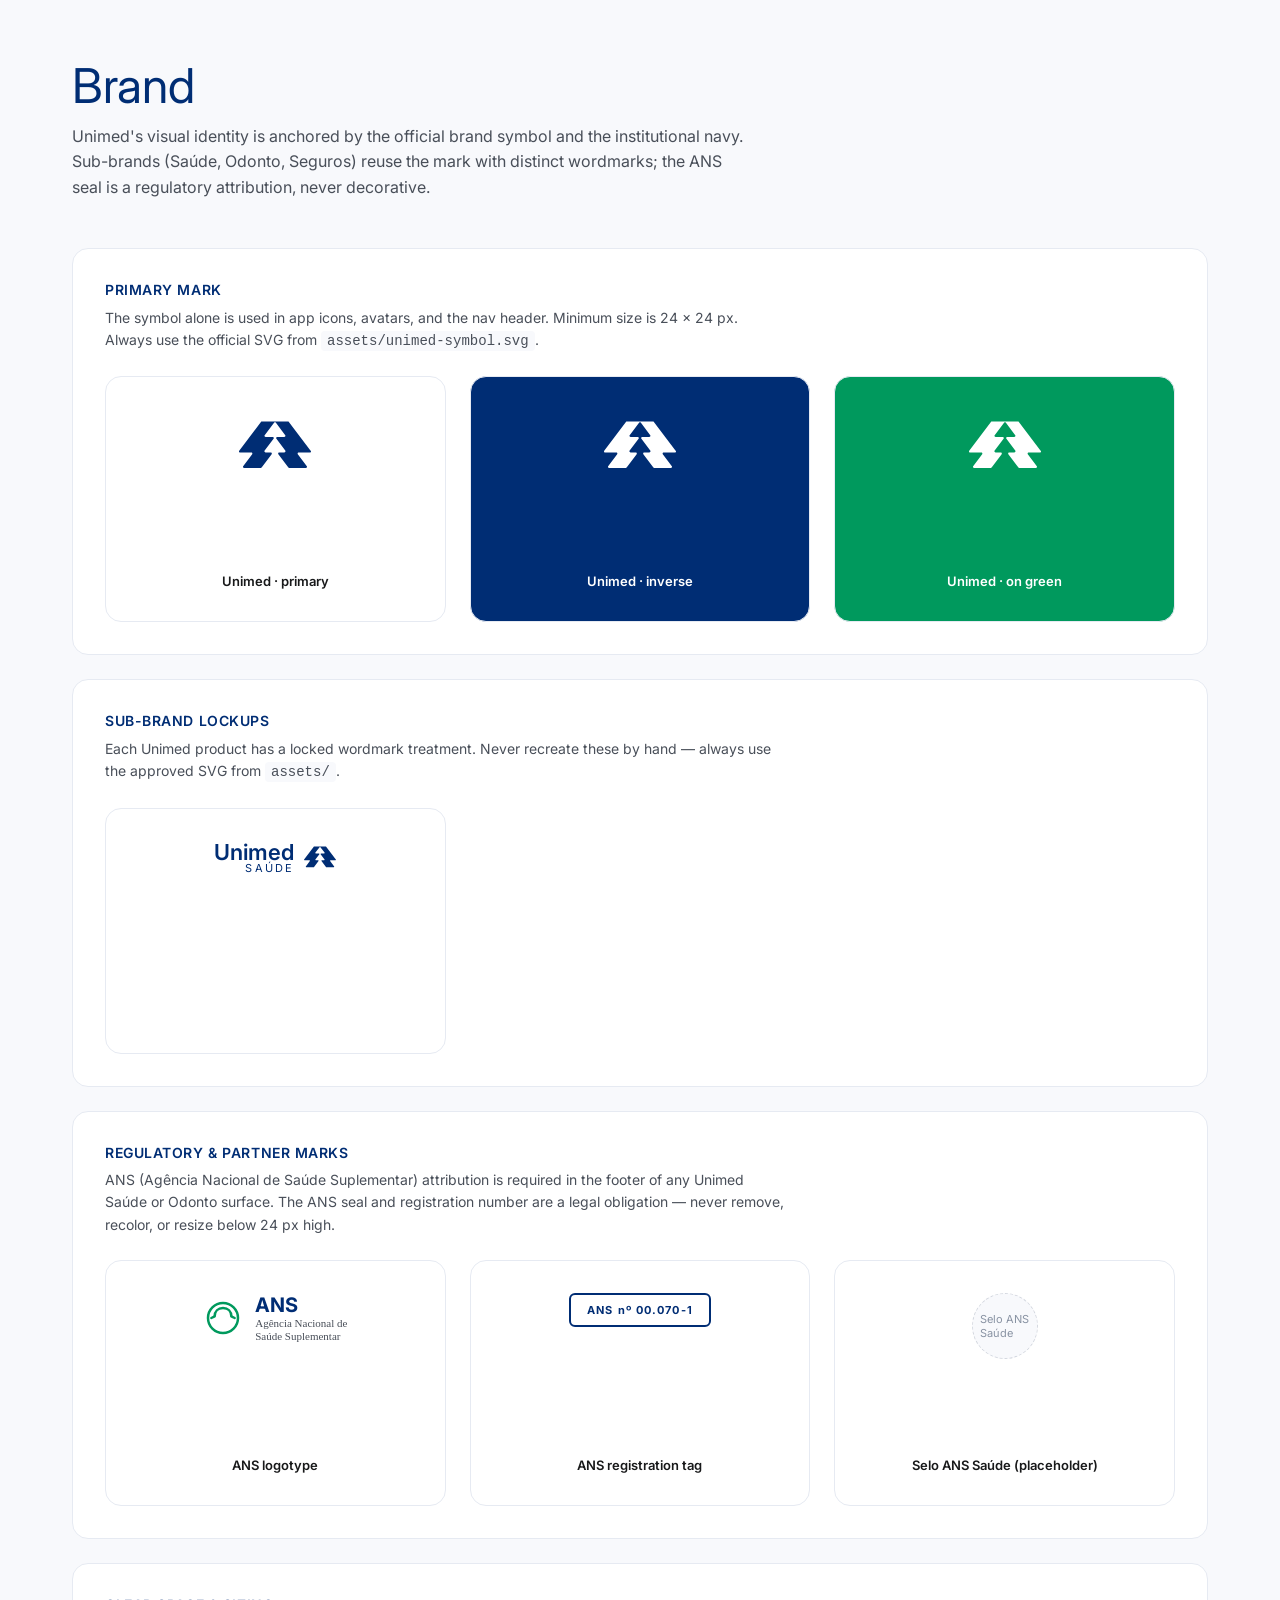
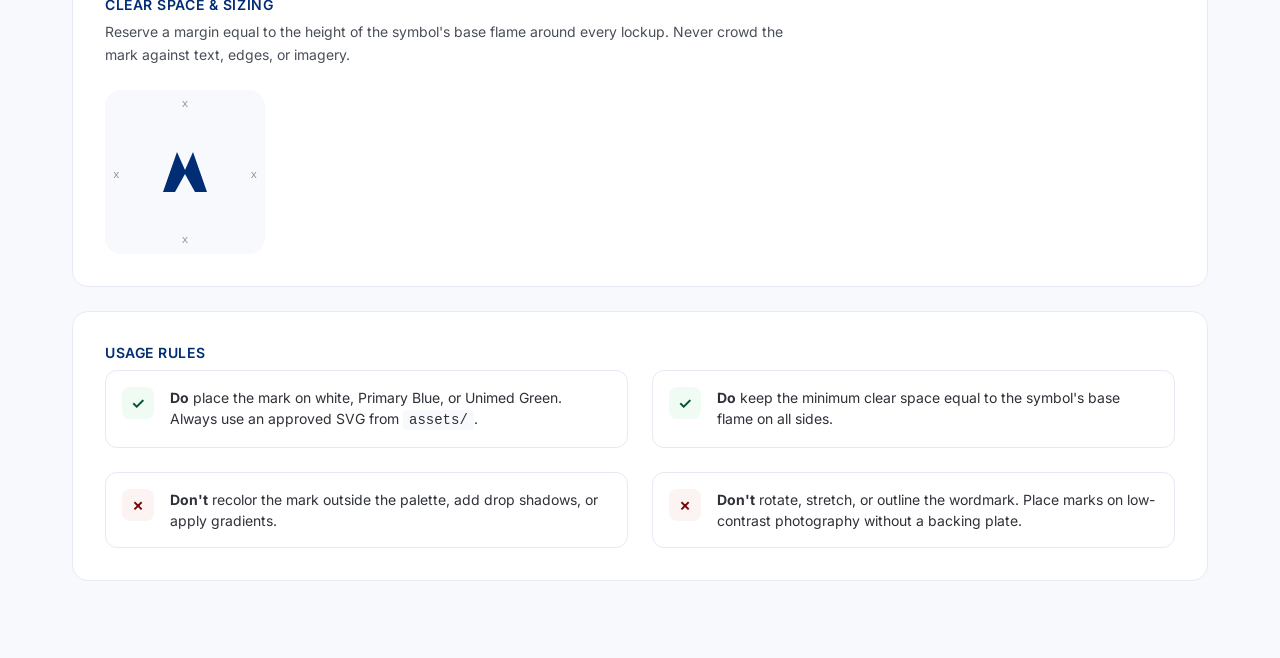
<file: brand.html>
<!doctype html>
<html lang="pt-BR">
<head>
<meta charset="utf-8">
<title>DSU — Brand</title>
<link rel="stylesheet" href="colors_and_type.css">
<style>
  body { background: var(--bg-subtle); padding: 48px 64px; color: var(--fg-1); }
  .wrap { max-width: 1200px; margin: 0 auto; }
  .page-title { margin-bottom: 8px; }
  .subtitle { color: var(--fg-3); margin-bottom: 48px; max-width: 680px; }
  section { background: #fff; border-radius: 16px; padding: 32px; margin-bottom: 24px; border: 1px solid var(--border-default); }
  section > h2 { font-size: 14px; font-weight: 600; letter-spacing: 0.04em; text-transform: uppercase; color: var(--color-primary); margin-bottom: 8px; }
  section > .desc { color: var(--fg-3); font-size: 14px; margin-bottom: 24px; max-width: 680px; }
  .grid { display: grid; grid-template-columns: repeat(3, 1fr); gap: 24px; }
  .mark { border: 1px solid var(--border-default); border-radius: 16px; padding: 32px; display: flex; flex-direction: column; align-items: center; gap: 16px; background: #fff; min-height: 180px; justify-content: center; }
  .mark.dark { background: var(--color-primary); color: #fff; }
  .mark .name { font-family: var(--font-family-system); font-size: 13px; font-weight: 600; color: var(--color-neutral-900); margin-top: auto; }
  .mark.dark .name { color: #fff; }
  .clear-space { position: relative; padding: 48px; background: var(--color-neutral-100); border-radius: 16px; display: inline-block; }
  .clear-space .bracket { position: absolute; color: var(--color-neutral-500); font-family: 'SF Mono', Menlo, monospace; font-size: 11px; }
  .rules { display: grid; grid-template-columns: 1fr 1fr; gap: 24px; }
  .rule { display: flex; gap: 16px; padding: 16px; border-radius: 12px; border: 1px solid var(--border-default); }
  .rule .icon { width: 32px; height: 32px; border-radius: 8px; display: flex; align-items: center; justify-content: center; flex-shrink: 0; font-weight: 600; font-family: var(--font-family-system); }
  .rule.do .icon { background: var(--color-positive-surface); color: var(--color-positive-dark); }
  .rule.dont .icon { background: var(--color-negative-surface); color: var(--color-negative-dark); }
  .rule p { font-size: 14px; line-height: 1.5; }
</style>
</head>
<body>
<div class="wrap">
  <h1 class="page-title">Brand</h1>
  <p class="subtitle">Unimed's visual identity is anchored by the official brand symbol and the institutional navy. Sub-brands (Saúde, Odonto, Seguros) reuse the mark with distinct wordmarks; the ANS seal is a regulatory attribution, never decorative.</p>

  <section>
    <h2>Primary Mark</h2>
    <p class="desc">The symbol alone is used in app icons, avatars, and the nav header. Minimum size is 24 × 24 px. Always use the official SVG from <code>assets/unimed-symbol.svg</code>.</p>
    <div class="grid">
      <div class="mark"><img src="assets/unimed-symbol.svg" alt="Unimed" width="72" height="72"><div class="name">Unimed · primary</div></div>
      <div class="mark dark"><img src="assets/unimed-symbol.svg" alt="Unimed" width="72" height="72" style="filter:brightness(0) invert(1)"><div class="name">Unimed · inverse</div></div>
      <div class="mark" style="background:var(--color-green)"><img src="assets/unimed-symbol.svg" alt="Unimed" width="72" height="72" style="filter:brightness(0) invert(1)"><div class="name" style="color:#fff">Unimed · on green</div></div>
    </div>
  </section>

  <section>
    <h2>Sub-brand Lockups</h2>
    <p class="desc">Each Unimed product has a locked wordmark treatment. Never recreate these by hand — always use the approved SVG from <code>assets/</code>.</p>
    <div class="grid">
      <div class="mark">
        <div style="display:flex;align-items:center;gap:10px">
          <div style="display:flex;flex-direction:column;align-items:flex-end;line-height:1"><span style="font-family:var(--font-family-brand);font-size:22px;font-weight:600;color:var(--color-primary)">Unimed</span><span style="font-family:var(--font-family-brand);font-size:11px;letter-spacing:0.2em;color:var(--color-primary)">SAÚDE</span></div>
          <img src="assets/unimed-symbol.svg" alt="Unimed" width="32" height="32">
        </div>
        <div class="name" style="color:#fff">Seguros Unimed</div>
      </div>
    </div>
  </section>

  <section>
    <h2>Regulatory & Partner Marks</h2>
    <p class="desc">ANS (Agência Nacional de Saúde Suplementar) attribution is required in the footer of any Unimed Saúde or Odonto surface. The ANS seal and registration number are a legal obligation — never remove, recolor, or resize below 24 px high.</p>
    <div class="grid">
      <div class="mark">
        <div style="display:flex;align-items:center;gap:12px">
          <svg viewBox="0 0 48 48" width="40" height="40" fill="none" stroke="var(--color-green)" stroke-width="3"><circle cx="24" cy="24" r="18"/><path d="M14 22c0-6 4-10 10-10s10 4 10 10"/><path d="M14 22l-4 2" stroke-linecap="round"/><path d="M34 22l4 2" stroke-linecap="round"/></svg>
          <div style="display:flex;flex-direction:column"><span style="font-family:var(--font-family-brand);font-size:20px;font-weight:700;color:var(--color-primary)">ANS</span><span style="font-size:11px;color:var(--color-neutral-600);line-height:1.2">Agência Nacional de<br>Saúde Suplementar</span></div>
        </div>
        <div class="name">ANS logotype</div>
      </div>
      <div class="mark">
        <div style="display:flex;flex-direction:column;align-items:center;gap:4px;padding:8px 16px;border:2px solid var(--color-primary);border-radius:6px"><span style="font-family:var(--font-family-brand);font-size:11px;font-weight:700;color:var(--color-primary);letter-spacing:0.1em">ANS nº 00.070-1</span></div>
        <div class="name">ANS registration tag</div>
      </div>
      <div class="mark"><div style="width:64px;height:64px;border-radius:50%;background:var(--color-neutral-100);border:1px dashed var(--color-neutral-300);display:flex;align-items:center;justify-content:center;color:var(--color-neutral-500);font-size:11px;font-family:var(--font-family-system)">Selo ANS<br>Saúde</div><div class="name">Selo ANS Saúde (placeholder)</div></div>
    </div>
  </section>

  <section>
    <h2>Clear space & sizing</h2>
    <p class="desc">Reserve a margin equal to the height of the symbol's base flame around every lockup. Never crowd the mark against text, edges, or imagery.</p>
    <div class="clear-space">
      <svg viewBox="0 0 64 64" width="64" height="64" fill="var(--color-primary)"><path d="M10 54 L24 14 L32 32 L40 14 L54 54 L42 54 L32 36 L22 54 Z"/></svg>
      <span class="bracket" style="top:8px;left:48%">x</span>
      <span class="bracket" style="left:8px;top:48%">x</span>
      <span class="bracket" style="right:8px;top:48%">x</span>
      <span class="bracket" style="bottom:8px;left:48%">x</span>
    </div>
  </section>

  <section>
    <h2>Usage rules</h2>
    <div class="rules">
      <div class="rule do"><div class="icon">✓</div><p><strong>Do</strong> place the mark on white, Primary Blue, or Unimed Green. Always use an approved SVG from <code>assets/</code>.</p></div>
      <div class="rule do"><div class="icon">✓</div><p><strong>Do</strong> keep the minimum clear space equal to the symbol's base flame on all sides.</p></div>
      <div class="rule dont"><div class="icon">✗</div><p><strong>Don't</strong> recolor the mark outside the palette, add drop shadows, or apply gradients.</p></div>
      <div class="rule dont"><div class="icon">✗</div><p><strong>Don't</strong> rotate, stretch, or outline the wordmark. Place marks on low-contrast photography without a backing plate.</p></div>
    </div>
  </section>
</div>
</body>
</html>
</file>
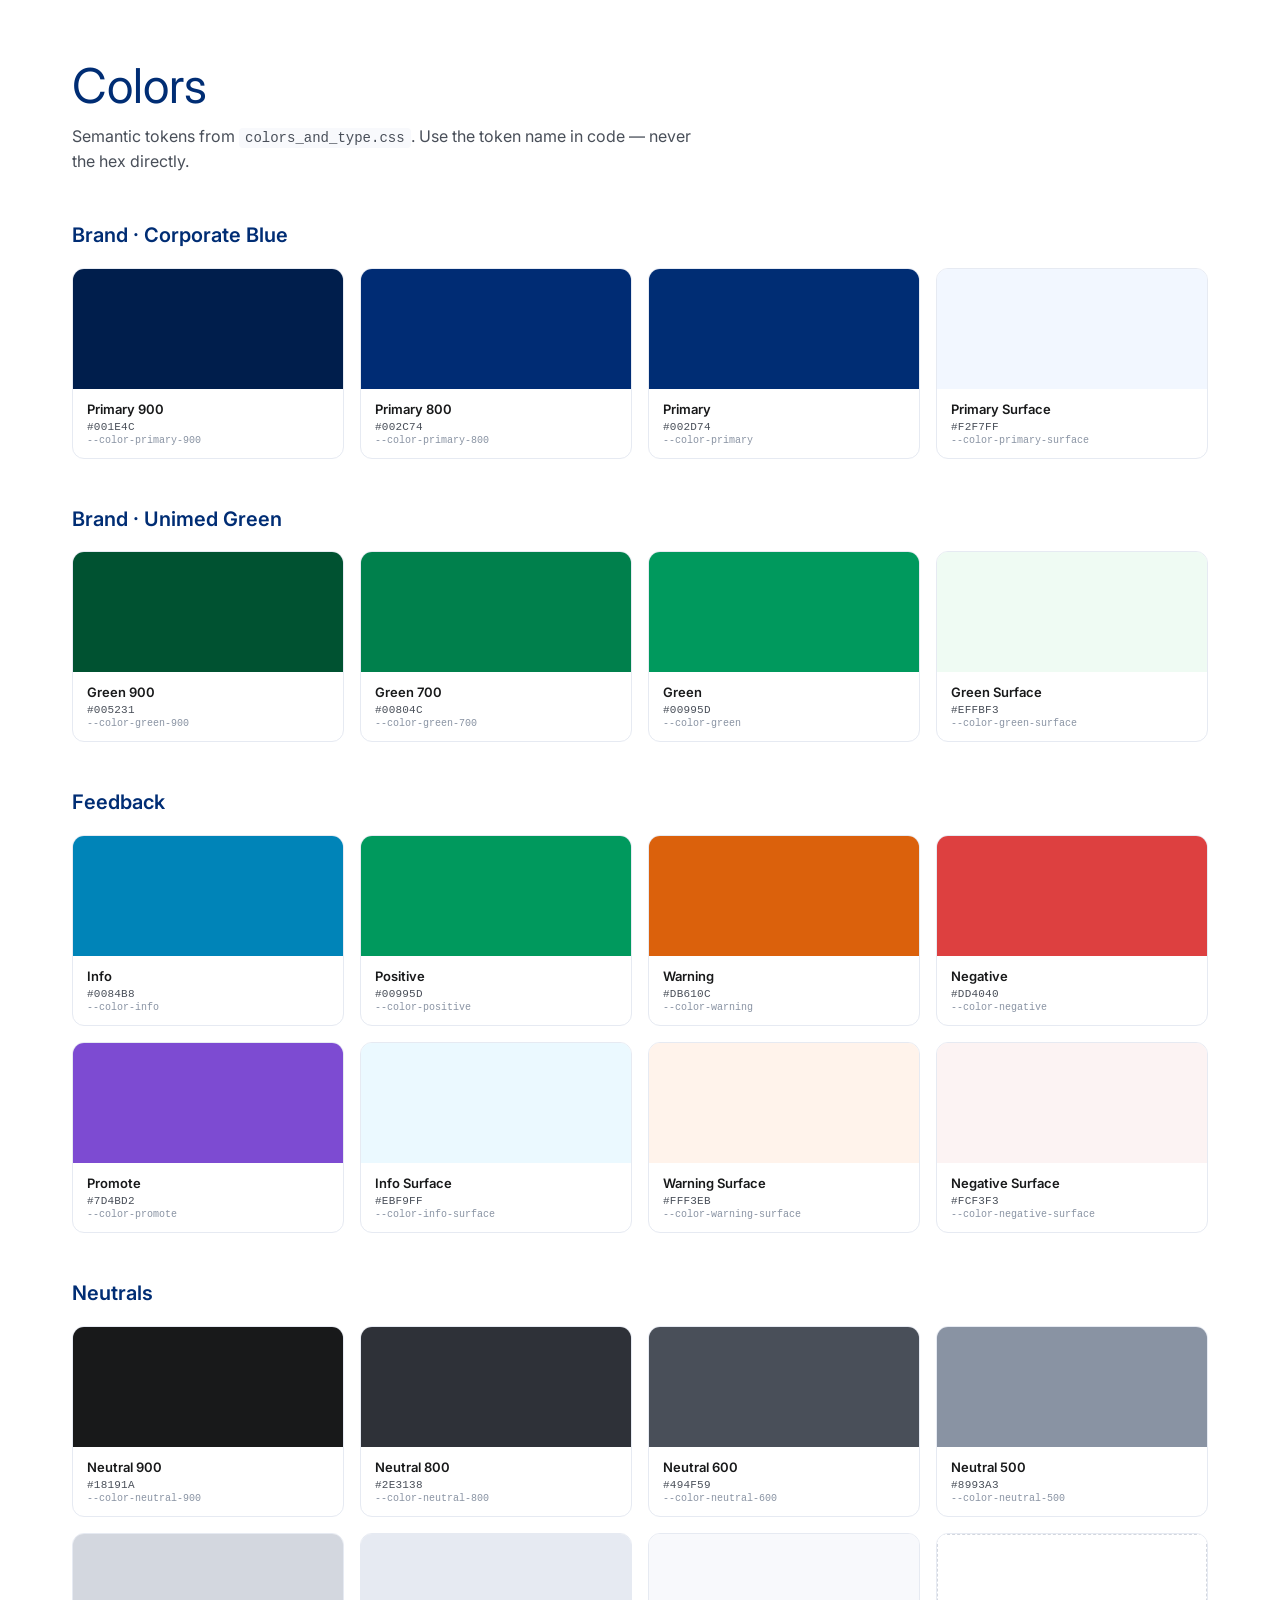
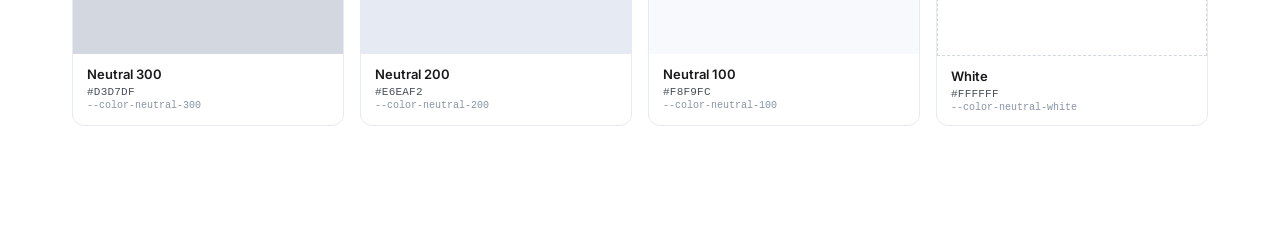
<file: preview_colors.html>
<!doctype html>
<html lang="pt-BR">
<head>
<meta charset="utf-8">
<title>DSU — Colors</title>
<link rel="stylesheet" href="colors_and_type.css">
<style>
  body { background: var(--bg-base); color: var(--fg-1); padding: 48px 64px; }
  .page-title { margin-bottom: 8px; }
  .subtitle { color: var(--fg-3); margin-bottom: 48px; max-width: 640px; }
  .group { margin-bottom: 48px; }
  .group h2 { margin-bottom: 20px; font-size: 20px; color: var(--color-primary); font-weight: 600; }
  .grid { display: grid; grid-template-columns: repeat(4, 1fr); gap: 16px; }
  .swatch { border: 1px solid var(--border-default); border-radius: 12px; overflow: hidden; background: #fff; }
  .chip { height: 96px; display: flex; align-items: flex-end; padding: 12px; color: #fff; font-family: var(--font-family-system); font-size: 12px; font-weight: 500; }
  .chip.on-dark { color: #fff; }
  .chip.on-light { color: var(--color-neutral-900); }
  .meta { padding: 12px 14px; }
  .meta .name { font-family: var(--font-family-system); font-size: 13px; font-weight: 600; color: var(--color-neutral-900); }
  .meta .hex { font-family: 'SF Mono', Menlo, monospace; font-size: 11px; color: var(--color-neutral-600); margin-top: 4px; letter-spacing: 0.02em; }
  .meta .token { font-family: 'SF Mono', Menlo, monospace; font-size: 10px; color: var(--color-neutral-500); margin-top: 2px; }
</style>
</head>
<body>
  <h1 class="page-title">Colors</h1>
  <p class="subtitle">Semantic tokens from <code>colors_and_type.css</code>. Use the token name in code — never the hex directly.</p>

  <section class="group">
    <h2>Brand · Corporate Blue</h2>
    <div class="grid">
      <div class="swatch"><div class="chip" style="background:#001e4c"></div><div class="meta"><div class="name">Primary 900</div><div class="hex">#001E4C</div><div class="token">--color-primary-900</div></div></div>
      <div class="swatch"><div class="chip" style="background:#002c74"></div><div class="meta"><div class="name">Primary 800</div><div class="hex">#002C74</div><div class="token">--color-primary-800</div></div></div>
      <div class="swatch"><div class="chip" style="background:#002d74"></div><div class="meta"><div class="name">Primary</div><div class="hex">#002D74</div><div class="token">--color-primary</div></div></div>
      <div class="swatch"><div class="chip on-light" style="background:#f2f7ff"></div><div class="meta"><div class="name">Primary Surface</div><div class="hex">#F2F7FF</div><div class="token">--color-primary-surface</div></div></div>
    </div>
  </section>

  <section class="group">
    <h2>Brand · Unimed Green</h2>
    <div class="grid">
      <div class="swatch"><div class="chip" style="background:#005231"></div><div class="meta"><div class="name">Green 900</div><div class="hex">#005231</div><div class="token">--color-green-900</div></div></div>
      <div class="swatch"><div class="chip" style="background:#00804c"></div><div class="meta"><div class="name">Green 700</div><div class="hex">#00804C</div><div class="token">--color-green-700</div></div></div>
      <div class="swatch"><div class="chip" style="background:#00995d"></div><div class="meta"><div class="name">Green</div><div class="hex">#00995D</div><div class="token">--color-green</div></div></div>
      <div class="swatch"><div class="chip on-light" style="background:#effbf3"></div><div class="meta"><div class="name">Green Surface</div><div class="hex">#EFFBF3</div><div class="token">--color-green-surface</div></div></div>
    </div>
  </section>

  <section class="group">
    <h2>Feedback</h2>
    <div class="grid">
      <div class="swatch"><div class="chip" style="background:#0084b8"></div><div class="meta"><div class="name">Info</div><div class="hex">#0084B8</div><div class="token">--color-info</div></div></div>
      <div class="swatch"><div class="chip" style="background:#00995d"></div><div class="meta"><div class="name">Positive</div><div class="hex">#00995D</div><div class="token">--color-positive</div></div></div>
      <div class="swatch"><div class="chip" style="background:#db610c"></div><div class="meta"><div class="name">Warning</div><div class="hex">#DB610C</div><div class="token">--color-warning</div></div></div>
      <div class="swatch"><div class="chip" style="background:#dd4040"></div><div class="meta"><div class="name">Negative</div><div class="hex">#DD4040</div><div class="token">--color-negative</div></div></div>
      <div class="swatch"><div class="chip" style="background:#7d4bd2"></div><div class="meta"><div class="name">Promote</div><div class="hex">#7D4BD2</div><div class="token">--color-promote</div></div></div>
      <div class="swatch"><div class="chip on-light" style="background:#ebf9ff"></div><div class="meta"><div class="name">Info Surface</div><div class="hex">#EBF9FF</div><div class="token">--color-info-surface</div></div></div>
      <div class="swatch"><div class="chip on-light" style="background:#fff3eb"></div><div class="meta"><div class="name">Warning Surface</div><div class="hex">#FFF3EB</div><div class="token">--color-warning-surface</div></div></div>
      <div class="swatch"><div class="chip on-light" style="background:#fcf3f3"></div><div class="meta"><div class="name">Negative Surface</div><div class="hex">#FCF3F3</div><div class="token">--color-negative-surface</div></div></div>
    </div>
  </section>

  <section class="group">
    <h2>Neutrals</h2>
    <div class="grid">
      <div class="swatch"><div class="chip" style="background:#18191a"></div><div class="meta"><div class="name">Neutral 900</div><div class="hex">#18191A</div><div class="token">--color-neutral-900</div></div></div>
      <div class="swatch"><div class="chip" style="background:#2e3138"></div><div class="meta"><div class="name">Neutral 800</div><div class="hex">#2E3138</div><div class="token">--color-neutral-800</div></div></div>
      <div class="swatch"><div class="chip" style="background:#494f59"></div><div class="meta"><div class="name">Neutral 600</div><div class="hex">#494F59</div><div class="token">--color-neutral-600</div></div></div>
      <div class="swatch"><div class="chip" style="background:#8993a3"></div><div class="meta"><div class="name">Neutral 500</div><div class="hex">#8993A3</div><div class="token">--color-neutral-500</div></div></div>
      <div class="swatch"><div class="chip on-light" style="background:#d3d7df"></div><div class="meta"><div class="name">Neutral 300</div><div class="hex">#D3D7DF</div><div class="token">--color-neutral-300</div></div></div>
      <div class="swatch"><div class="chip on-light" style="background:#e6eaf2"></div><div class="meta"><div class="name">Neutral 200</div><div class="hex">#E6EAF2</div><div class="token">--color-neutral-200</div></div></div>
      <div class="swatch"><div class="chip on-light" style="background:#f8f9fc"></div><div class="meta"><div class="name">Neutral 100</div><div class="hex">#F8F9FC</div><div class="token">--color-neutral-100</div></div></div>
      <div class="swatch"><div class="chip on-light" style="background:#ffffff;border:1px dashed #d3d7df"></div><div class="meta"><div class="name">White</div><div class="hex">#FFFFFF</div><div class="token">--color-neutral-white</div></div></div>
    </div>
  </section>
</body>
</html>
</file>
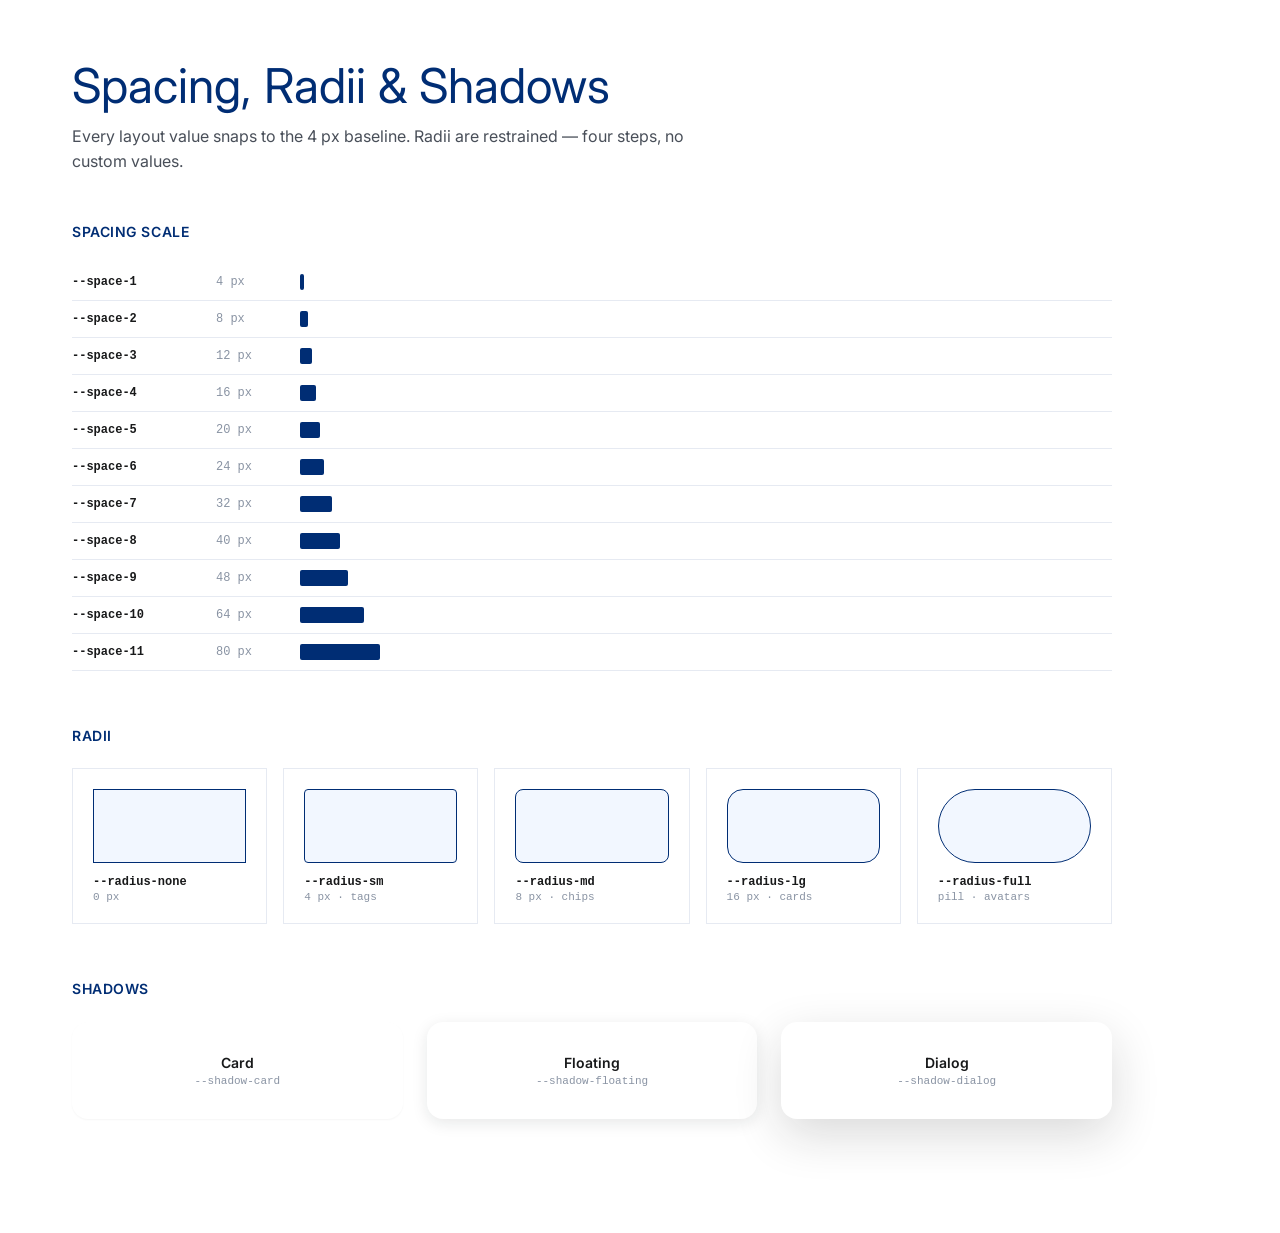
<file: preview_spacing.html>
<!doctype html>
<html lang="pt-BR">
<head>
<meta charset="utf-8">
<title>DSU — Spacing, Radii & Shadows</title>
<link rel="stylesheet" href="colors_and_type.css">
<style>
  body { background: var(--bg-base); padding: 48px 64px; }
  .wrap { max-width: 1040px; }
  .page-title { margin-bottom: 8px; }
  .subtitle { color: var(--fg-3); margin-bottom: 48px; max-width: 640px; }
  section { margin-bottom: 56px; }
  section > h2 { font-size: 14px; font-weight: 600; letter-spacing: 0.04em; text-transform: uppercase; color: var(--color-primary); margin-bottom: 24px; }
  .spacing-row { display: flex; align-items: center; gap: 24px; padding: 10px 0; border-bottom: 1px solid var(--border-default); }
  .spacing-row .token { font-family: 'SF Mono', Menlo, monospace; font-size: 12px; color: var(--color-neutral-900); font-weight: 600; width: 120px; }
  .spacing-row .val { font-family: 'SF Mono', Menlo, monospace; font-size: 12px; color: var(--color-neutral-500); width: 60px; }
  .spacing-row .bar { height: 16px; background: var(--color-primary); border-radius: 2px; }
  .radii { display: grid; grid-template-columns: repeat(5, 1fr); gap: 16px; }
  .radii .cell { border: 1px solid var(--border-default); padding: 20px; background: #fff; }
  .radii .sq { height: 72px; background: var(--color-primary-surface); border: 1px solid var(--color-primary); }
  .radii .token { font-family: 'SF Mono', Menlo, monospace; font-size: 12px; color: var(--color-neutral-900); margin-top: 12px; font-weight: 600; }
  .radii .val { font-family: 'SF Mono', Menlo, monospace; font-size: 11px; color: var(--color-neutral-500); margin-top: 2px; }
  .shadows { display: grid; grid-template-columns: repeat(3, 1fr); gap: 24px; }
  .shadow-card { background: #fff; border-radius: 16px; padding: 32px; text-align: center; }
  .shadow-card.c1 { box-shadow: var(--shadow-card); }
  .shadow-card.c2 { box-shadow: var(--shadow-floating); }
  .shadow-card.c3 { box-shadow: var(--shadow-dialog); }
  .shadow-card .t { font-family: var(--font-family-system); font-size: 14px; font-weight: 600; color: var(--color-neutral-900); }
  .shadow-card .s { font-family: 'SF Mono', Menlo, monospace; font-size: 11px; color: var(--color-neutral-500); margin-top: 4px; }
</style>
</head>
<body>
  <div class="wrap">
    <h1 class="page-title">Spacing, Radii & Shadows</h1>
    <p class="subtitle">Every layout value snaps to the 4 px baseline. Radii are restrained — four steps, no custom values.</p>

    <section>
      <h2>Spacing scale</h2>
      <div class="spacing-row"><div class="token">--space-1</div><div class="val">4 px</div><div class="bar" style="width:4px"></div></div>
      <div class="spacing-row"><div class="token">--space-2</div><div class="val">8 px</div><div class="bar" style="width:8px"></div></div>
      <div class="spacing-row"><div class="token">--space-3</div><div class="val">12 px</div><div class="bar" style="width:12px"></div></div>
      <div class="spacing-row"><div class="token">--space-4</div><div class="val">16 px</div><div class="bar" style="width:16px"></div></div>
      <div class="spacing-row"><div class="token">--space-5</div><div class="val">20 px</div><div class="bar" style="width:20px"></div></div>
      <div class="spacing-row"><div class="token">--space-6</div><div class="val">24 px</div><div class="bar" style="width:24px"></div></div>
      <div class="spacing-row"><div class="token">--space-7</div><div class="val">32 px</div><div class="bar" style="width:32px"></div></div>
      <div class="spacing-row"><div class="token">--space-8</div><div class="val">40 px</div><div class="bar" style="width:40px"></div></div>
      <div class="spacing-row"><div class="token">--space-9</div><div class="val">48 px</div><div class="bar" style="width:48px"></div></div>
      <div class="spacing-row"><div class="token">--space-10</div><div class="val">64 px</div><div class="bar" style="width:64px"></div></div>
      <div class="spacing-row"><div class="token">--space-11</div><div class="val">80 px</div><div class="bar" style="width:80px"></div></div>
    </section>

    <section>
      <h2>Radii</h2>
      <div class="radii">
        <div class="cell"><div class="sq" style="border-radius:0"></div><div class="token">--radius-none</div><div class="val">0 px</div></div>
        <div class="cell"><div class="sq" style="border-radius:4px"></div><div class="token">--radius-sm</div><div class="val">4 px · tags</div></div>
        <div class="cell"><div class="sq" style="border-radius:8px"></div><div class="token">--radius-md</div><div class="val">8 px · chips</div></div>
        <div class="cell"><div class="sq" style="border-radius:16px"></div><div class="token">--radius-lg</div><div class="val">16 px · cards</div></div>
        <div class="cell"><div class="sq" style="border-radius:9999px"></div><div class="token">--radius-full</div><div class="val">pill · avatars</div></div>
      </div>
    </section>

    <section>
      <h2>Shadows</h2>
      <div class="shadows">
        <div class="shadow-card c1"><div class="t">Card</div><div class="s">--shadow-card</div></div>
        <div class="shadow-card c2"><div class="t">Floating</div><div class="s">--shadow-floating</div></div>
        <div class="shadow-card c3"><div class="t">Dialog</div><div class="s">--shadow-dialog</div></div>
      </div>
    </section>
  </div>
</body>
</html>
</file>
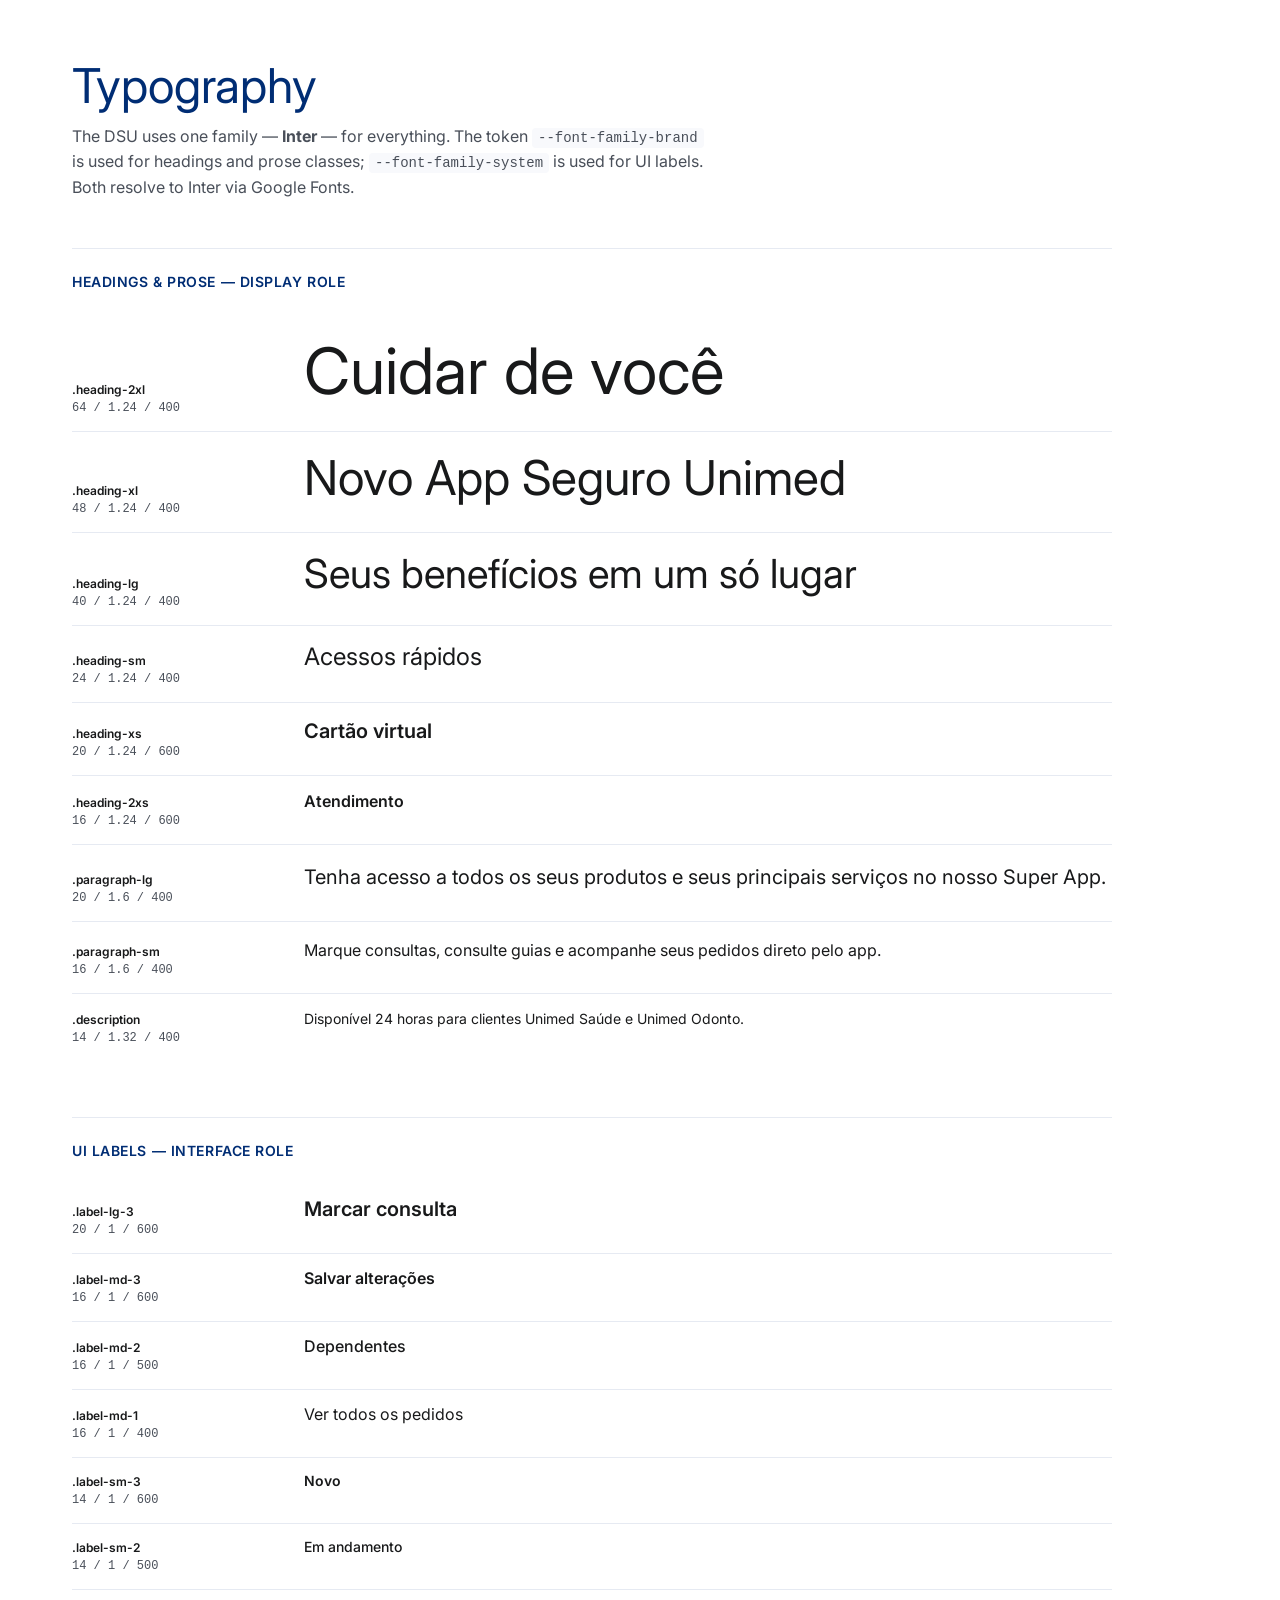
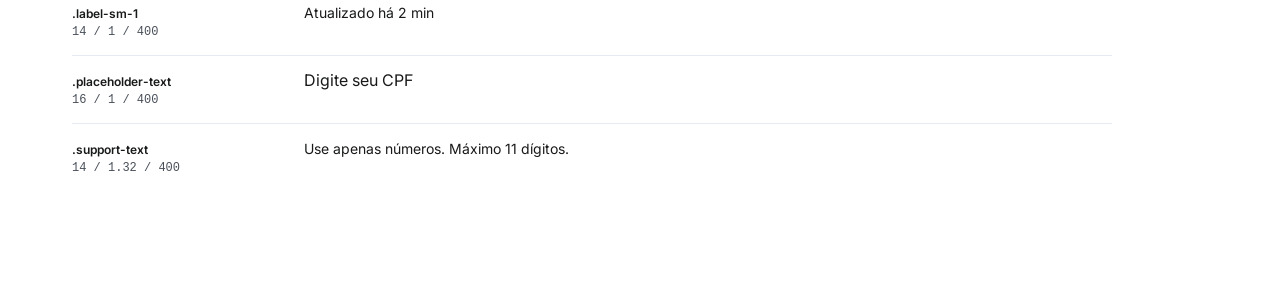
<file: preview_type.html>
<!doctype html>
<html lang="pt-BR">
<head>
<meta charset="utf-8">
<title>DSU — Typography</title>
<link rel="stylesheet" href="colors_and_type.css">
<style>
  body { background: var(--bg-base); padding: 48px 64px; color: var(--fg-1); }
  .wrap { max-width: 1040px; }
  .page-title { margin-bottom: 8px; }
  .subtitle { color: var(--fg-3); margin-bottom: 48px; max-width: 640px; }
  .family { margin-bottom: 56px; }
  .family h2 { font-size: 14px; font-weight: 600; letter-spacing: 0.04em; text-transform: uppercase; color: var(--color-primary); margin-bottom: 24px; border-top: 1px solid var(--border-default); padding-top: 24px; }
  .row { display: grid; grid-template-columns: 200px 1fr; gap: 32px; align-items: baseline; padding: 16px 0; border-bottom: 1px solid var(--border-default); }
  .row:last-child { border-bottom: none; }
  .row .meta { font-family: 'SF Mono', Menlo, monospace; font-size: 12px; color: var(--color-neutral-600); }
  .row .meta .token { display: block; color: var(--color-neutral-900); font-weight: 600; font-family: var(--font-family-system); letter-spacing: 0; text-transform: none; }
  .row .meta .spec { display: block; margin-top: 4px; }
  .sample { color: var(--color-neutral-900); }
  .label-sample { line-height: 1; }
</style>
</head>
<body>
  <div class="wrap">
    <h1 class="page-title">Typography</h1>
    <p class="subtitle">The DSU uses one family — <strong>Inter</strong> — for everything. The token <code>--font-family-brand</code> is used for headings and prose classes; <code>--font-family-system</code> is used for UI labels. Both resolve to Inter via Google Fonts.</p>

    <section class="family">
      <h2>Headings & Prose — display role</h2>
      <div class="row"><div class="meta"><span class="token">.heading-2xl</span><span class="spec">64 / 1.24 / 400</span></div><div class="sample heading-2xl">Cuidar de você</div></div>
      <div class="row"><div class="meta"><span class="token">.heading-xl</span><span class="spec">48 / 1.24 / 400</span></div><div class="sample heading-xl">Novo App Seguro Unimed</div></div>
      <div class="row"><div class="meta"><span class="token">.heading-lg</span><span class="spec">40 / 1.24 / 400</span></div><div class="sample heading-lg">Seus benefícios em um só lugar</div></div>
      <div class="row"><div class="meta"><span class="token">.heading-sm</span><span class="spec">24 / 1.24 / 400</span></div><div class="sample heading-sm">Acessos rápidos</div></div>
      <div class="row"><div class="meta"><span class="token">.heading-xs</span><span class="spec">20 / 1.24 / 600</span></div><div class="sample heading-xs">Cartão virtual</div></div>
      <div class="row"><div class="meta"><span class="token">.heading-2xs</span><span class="spec">16 / 1.24 / 600</span></div><div class="sample heading-2xs">Atendimento</div></div>
      <div class="row"><div class="meta"><span class="token">.paragraph-lg</span><span class="spec">20 / 1.6 / 400</span></div><div class="sample paragraph-lg">Tenha acesso a todos os seus produtos e seus principais serviços no nosso Super App.</div></div>
      <div class="row"><div class="meta"><span class="token">.paragraph-sm</span><span class="spec">16 / 1.6 / 400</span></div><div class="sample paragraph-sm">Marque consultas, consulte guias e acompanhe seus pedidos direto pelo app.</div></div>
      <div class="row"><div class="meta"><span class="token">.description</span><span class="spec">14 / 1.32 / 400</span></div><div class="sample description">Disponível 24 horas para clientes Unimed Saúde e Unimed Odonto.</div></div>
    </section>

    <section class="family">
      <h2>UI Labels — interface role</h2>
      <div class="row"><div class="meta"><span class="token">.label-lg-3</span><span class="spec">20 / 1 / 600</span></div><div class="sample label-sample label-lg-3">Marcar consulta</div></div>
      <div class="row"><div class="meta"><span class="token">.label-md-3</span><span class="spec">16 / 1 / 600</span></div><div class="sample label-sample label-md-3">Salvar alterações</div></div>
      <div class="row"><div class="meta"><span class="token">.label-md-2</span><span class="spec">16 / 1 / 500</span></div><div class="sample label-sample label-md-2">Dependentes</div></div>
      <div class="row"><div class="meta"><span class="token">.label-md-1</span><span class="spec">16 / 1 / 400</span></div><div class="sample label-sample label-md-1">Ver todos os pedidos</div></div>
      <div class="row"><div class="meta"><span class="token">.label-sm-3</span><span class="spec">14 / 1 / 600</span></div><div class="sample label-sample label-sm-3">Novo</div></div>
      <div class="row"><div class="meta"><span class="token">.label-sm-2</span><span class="spec">14 / 1 / 500</span></div><div class="sample label-sample label-sm-2">Em andamento</div></div>
      <div class="row"><div class="meta"><span class="token">.label-sm-1</span><span class="spec">14 / 1 / 400</span></div><div class="sample label-sample label-sm-1">Atualizado há 2 min</div></div>
      <div class="row"><div class="meta"><span class="token">.placeholder-text</span><span class="spec">16 / 1 / 400</span></div><div class="sample label-sample placeholder-text">Digite seu CPF</div></div>
      <div class="row"><div class="meta"><span class="token">.support-text</span><span class="spec">14 / 1.32 / 400</span></div><div class="sample support-text">Use apenas números. Máximo 11 dígitos.</div></div>
    </section>
  </div>
</body>
</html>
</file>
<file: colors_and_type.css>
/*
 * Unimed DSU — Colors & Type Foundations
 * Core design tokens + semantic CSS variables.
 */

/* Inter from Google Fonts is used for BOTH the brand (headings/body) and
   the UI system (labels/inputs). Unimed Sans is proprietary and not
   available publicly — Inter is the sanctioned substitute. */
@import url('https://fonts.googleapis.com/css2?family=Inter:wght@400;500;600;700&display=swap');

:root {
  /* ─────────── BRAND — PRIMARY (Corporate Blue) ─────────── */
  --color-primary-900: #001e4c;   /* hover / pressed */
  --color-primary-800: #002c74;
  --color-primary:     #002d74;   /* default button / links / active */
  --color-primary-hover:   #d6e6ff;  /* light hover surface */
  --color-primary-surface: #f2f7ff;  /* tag-neutral bg */

  /* ─────────── BRAND — UNIMED GREEN ─────────── */
  --color-green-900:   #005231;
  --color-green-700:   #00804c;
  --color-green:       #00995d;   /* toggles/progress/radio selected */
  --color-green-light: #00bd71;
  --color-green-surface: #effbf3;

  /* ─────────── SEMANTIC / FEEDBACK ─────────── */
  --color-info-dark:      #004a66;
  --color-info:           #0084b8;
  --color-info-surface:   #ebf9ff;

  --color-positive-dark:  var(--color-green-900);
  --color-positive:       var(--color-green);
  --color-positive-surface: var(--color-green-surface);

  --color-warning-dark:   #833a07;
  --color-warning:        #db610c;
  --color-warning-surface:#fff3eb;

  --color-negative-dark:  #760909;
  --color-negative:       #dd4040;
  --color-negative-danger:#c12929;
  --color-negative-surface:#fcf3f3;

  --color-promote-dark:   #4d2593;
  --color-promote:        #7d4bd2;
  --color-promote-light:  #a329cc;
  --color-promote-surface:#f2ebff;
  --color-promote-surface-2:#f5d9ff;

  /* ─────────── NEUTRALS ─────────── */
  --color-neutral-900: #18191a;   /* primary text */
  --color-neutral-800: #2e3138;   /* secondary body */
  --color-neutral-700: #333333;
  --color-neutral-600: #494f59;
  --color-neutral-500: #8993a3;   /* placeholder / inactive border */
  --color-neutral-400: #9f9f9f;
  --color-neutral-300: #d3d7df;   /* disabled border / divider */
  --color-neutral-200: #e6eaf2;   /* default input/card border */
  --color-neutral-100: #f8f9fc;   /* alt-row background */
  --color-neutral-white: #ffffff;

  /* Card-bandeira e pontual */
  --color-badge-orange: #f47920;

  /* ─────────── OVERLAYS ─────────── */
  --color-overlay:       rgba(73, 79, 89, 0.5);
  --color-overlay-white: rgba(255, 255, 255, 0.8);
  --color-disabled-opacity: 0.32;

  /* ─────────── SEMANTIC FG/BG ALIASES ─────────── */
  --fg-1:    var(--color-neutral-900);
  --fg-2:    var(--color-neutral-800);
  --fg-3:    var(--color-neutral-600);
  --fg-muted:var(--color-neutral-500);
  --fg-brand:var(--color-primary);
  --fg-inverse: var(--color-neutral-white);

  --bg-base:    var(--color-neutral-white);
  --bg-subtle:  var(--color-neutral-100);
  --bg-brand:   var(--color-primary);
  --bg-brand-surface: var(--color-primary-surface);

  --border-default: var(--color-neutral-200);
  --border-subtle:  var(--color-neutral-300);
  --border-brand:   var(--color-primary);

  /* ─────────── TYPOGRAPHY ─────────── */
  --font-family-brand:  'Inter', system-ui, -apple-system, sans-serif;
  --font-family-system: 'Inter', system-ui, -apple-system, sans-serif;

  --font-size-2xs: 10px;
  --font-size-xs:  12px;
  --font-size-sm:  14px;
  --font-size-md:  16px;
  --font-size-lg:  20px;
  --font-size-xl:  24px;
  --font-size-2xl: 32px;
  --font-size-3xl: 40px;
  --font-size-4xl: 48px;
  --font-size-5xl: 64px;
  --font-size-6xl: 80px;

  --font-weight-regular:  400;
  --font-weight-medium:   500;
  --font-weight-semibold: 600;

  --line-height-tight:   1.24;
  --line-height-normal:  1.32;
  --line-height-relaxed: 1.6;
  --line-height-compact: 1;

  /* ─────────── SPACING ─────────── */
  --space-1:  4px;
  --space-2:  8px;
  --space-3:  12px;
  --space-4:  16px;
  --space-5:  20px;
  --space-6:  24px;
  --space-7:  32px;
  --space-8:  40px;
  --space-9:  48px;
  --space-10: 64px;
  --space-11: 80px;

  /* ─────────── RADIUS ─────────── */
  --radius-none: 0px;
  --radius-sm:   4px;
  --radius-md:   8px;
  --radius-lg:   16px;
  --radius-xl:   16px;  /* card radius; Figma notes sometimes show 32 — we use 16 per tokens.css */
  --radius-full: 9999px;

  /* ─────────── BORDERS ─────────── */
  --border-width-sm: 1px;
  --border-width-md: 3px;

  /* ─────────── COMPONENT SIZES ─────────── */
  --size-icon-sm: 16px;
  --size-icon-md: 24px;
  --size-icon-lg: 32px;
  --size-touch-target: 48px;
  --size-btn-sm-h: 48px;
  --size-btn-sm-px: 32px;
  --size-btn-lg-h: 64px;
  --size-btn-lg-px: 40px;
  --size-input-h: 64px;
  --size-input-px: 16px;
  --size-checkbox: 24px;
  --size-radio: 24px;
  --size-switch-w: 40px;
  --size-switch-h: 24px;
  --size-switch-dot: 16px;
  --size-badge-dot: 8px;
  --size-badge-value: 16px;
  --size-progress-h: 4px;
  --size-toast-w: 400px;
  --size-modal-w: 640px;

  /* ─────────── SHADOWS (not defined in Figma — conservative defaults) ─────────── */
  --shadow-card:  0 1px 2px rgba(24,25,26,0.04);
  --shadow-floating: 0 4px 16px rgba(24,25,26,0.10);
  --shadow-dialog: 0 16px 48px rgba(24,25,26,0.16);

  /* ─────────── Z-INDEX ─────────── */
  --z-index-base: 0;
  --z-index-sticky: 100;
  --z-index-dropdown: 200;
  --z-index-drawer: 300;
  --z-index-modal: 400;
  --z-index-toast: 500;
  --z-index-tooltip: 600;
}

/* ═══════════════════════════════════════════════
 * TYPE CLASSES
 * Unimed Sans → headings, body, descriptions
 * Inter       → UI labels (buttons, inputs, chips)
 * ═══════════════════════════════════════════════ */

.heading-2xl, .heading-xl, .heading-lg, .heading-sm, .heading-xs, .heading-2xs,
.paragraph-lg, .paragraph-sm, .description {
  font-family: var(--font-family-brand);
  letter-spacing: 0;
  margin: 0;
}

.heading-2xl { font-size: 64px; font-weight: 400; line-height: 1.24; }
.heading-xl  { font-size: 48px; font-weight: 400; line-height: 1.24; }
.heading-lg  { font-size: 40px; font-weight: 400; line-height: 1.24; }
.heading-sm  { font-size: 24px; font-weight: 400; line-height: 1.24; }
.heading-xs  { font-size: 20px; font-weight: 600; line-height: 1.24; }
.heading-2xs { font-size: 16px; font-weight: 600; line-height: 1.24; }

.paragraph-lg { font-size: 20px; font-weight: 400; line-height: 1.6; }
.paragraph-sm { font-size: 16px; font-weight: 400; line-height: 1.6; }
.description  { font-size: 14px; font-weight: 400; line-height: 1.32; }

.label-lg-1, .label-lg-2, .label-lg-3,
.label-md-1, .label-md-2, .label-md-3,
.label-sm-1, .label-sm-2, .label-sm-3,
.placeholder-text, .support-text {
  font-family: var(--font-family-system);
  line-height: 1;
  letter-spacing: 0;
}

.label-lg-1 { font-size: 20px; font-weight: 400; }
.label-lg-2 { font-size: 20px; font-weight: 500; }
.label-lg-3 { font-size: 20px; font-weight: 600; }
.label-md-1 { font-size: 16px; font-weight: 400; }
.label-md-2 { font-size: 16px; font-weight: 500; }
.label-md-3 { font-size: 16px; font-weight: 600; }
.label-sm-1 { font-size: 14px; font-weight: 400; }
.label-sm-2 { font-size: 14px; font-weight: 500; }
.label-sm-3 { font-size: 14px; font-weight: 600; }

.placeholder-text { font-size: 16px; font-weight: 400; color: var(--color-neutral-500); }
.support-text     { font-size: 14px; font-weight: 400; line-height: 1.32; color: var(--color-neutral-900); }

/* Semantic HTML defaults */
h1 { font-family: var(--font-family-brand); font-size: 48px; font-weight: 400; line-height: 1.24; color: var(--color-primary); margin: 0; }
h2 { font-family: var(--font-family-brand); font-size: 32px; font-weight: 400; line-height: 1.24; color: var(--color-primary); margin: 0; }
h3 { font-family: var(--font-family-brand); font-size: 24px; font-weight: 400; line-height: 1.24; color: var(--color-primary); margin: 0; }
h4 { font-family: var(--font-family-brand); font-size: 20px; font-weight: 600; line-height: 1.24; color: var(--color-neutral-900); margin: 0; }
h5 { font-family: var(--font-family-brand); font-size: 16px; font-weight: 600; line-height: 1.24; color: var(--color-neutral-900); margin: 0; }
p  { font-family: var(--font-family-brand); font-size: 16px; font-weight: 400; line-height: 1.6; color: var(--color-neutral-800); margin: 0; }
small { font-family: var(--font-family-brand); font-size: 14px; line-height: 1.32; color: var(--color-neutral-600); }
code { font-family: 'SF Mono', Menlo, Consolas, monospace; font-size: 14px; background: var(--color-neutral-100); padding: 2px 6px; border-radius: 4px; }
</file>
